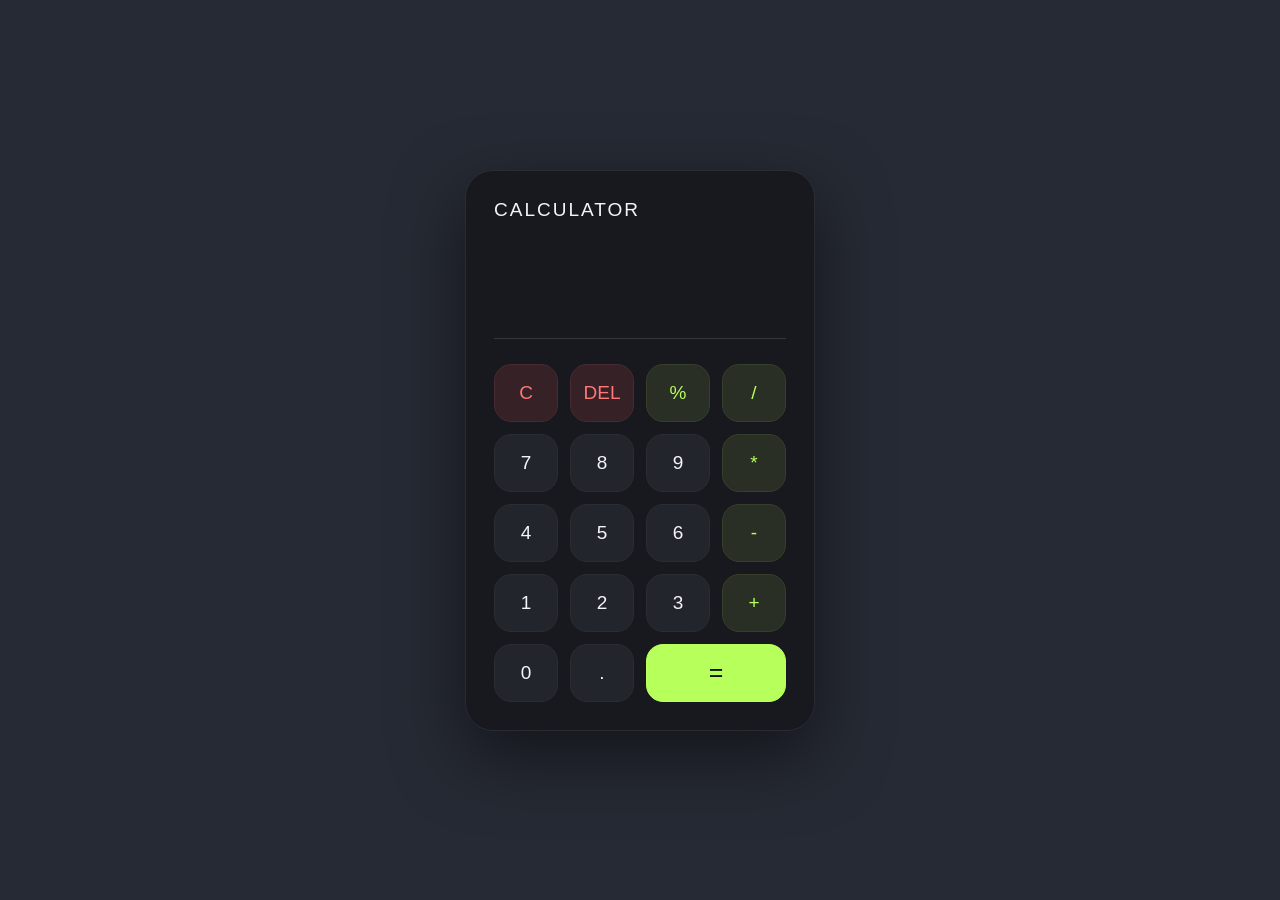
<file: CodeAlpha_Calculator/index.html>
<!DOCTYPE html>
<html lang="en">
<head>
    <meta charset="UTF-8">
    <meta name="viewport" content="width=device-width, initial-scale=1.0">
    <title>CodeAlpha Calculator</title>
    <link rel="stylesheet" href="style.css">
</head>
<body>

    <div class="calculator">
        <h2>Calculator</h2>

        <input type="text" id="display" readonly>

        <div class="buttons">
            <button>C</button>
            <button>DEL</button>
            <button>%</button>
            <button>/</button>

            <button>7</button>
            <button>8</button>
            <button>9</button>
            <button>*</button>

            <button>4</button>
            <button>5</button>
            <button>6</button>
            <button>-</button>

            <button>1</button>
            <button>2</button>
            <button>3</button>
            <button>+</button>

            <button>0</button>
            <button>.</button>
            <button class="equal">=</button>
        </div>
    </div>

    <script src="script.js"></script>
</body>
</html>
</file>
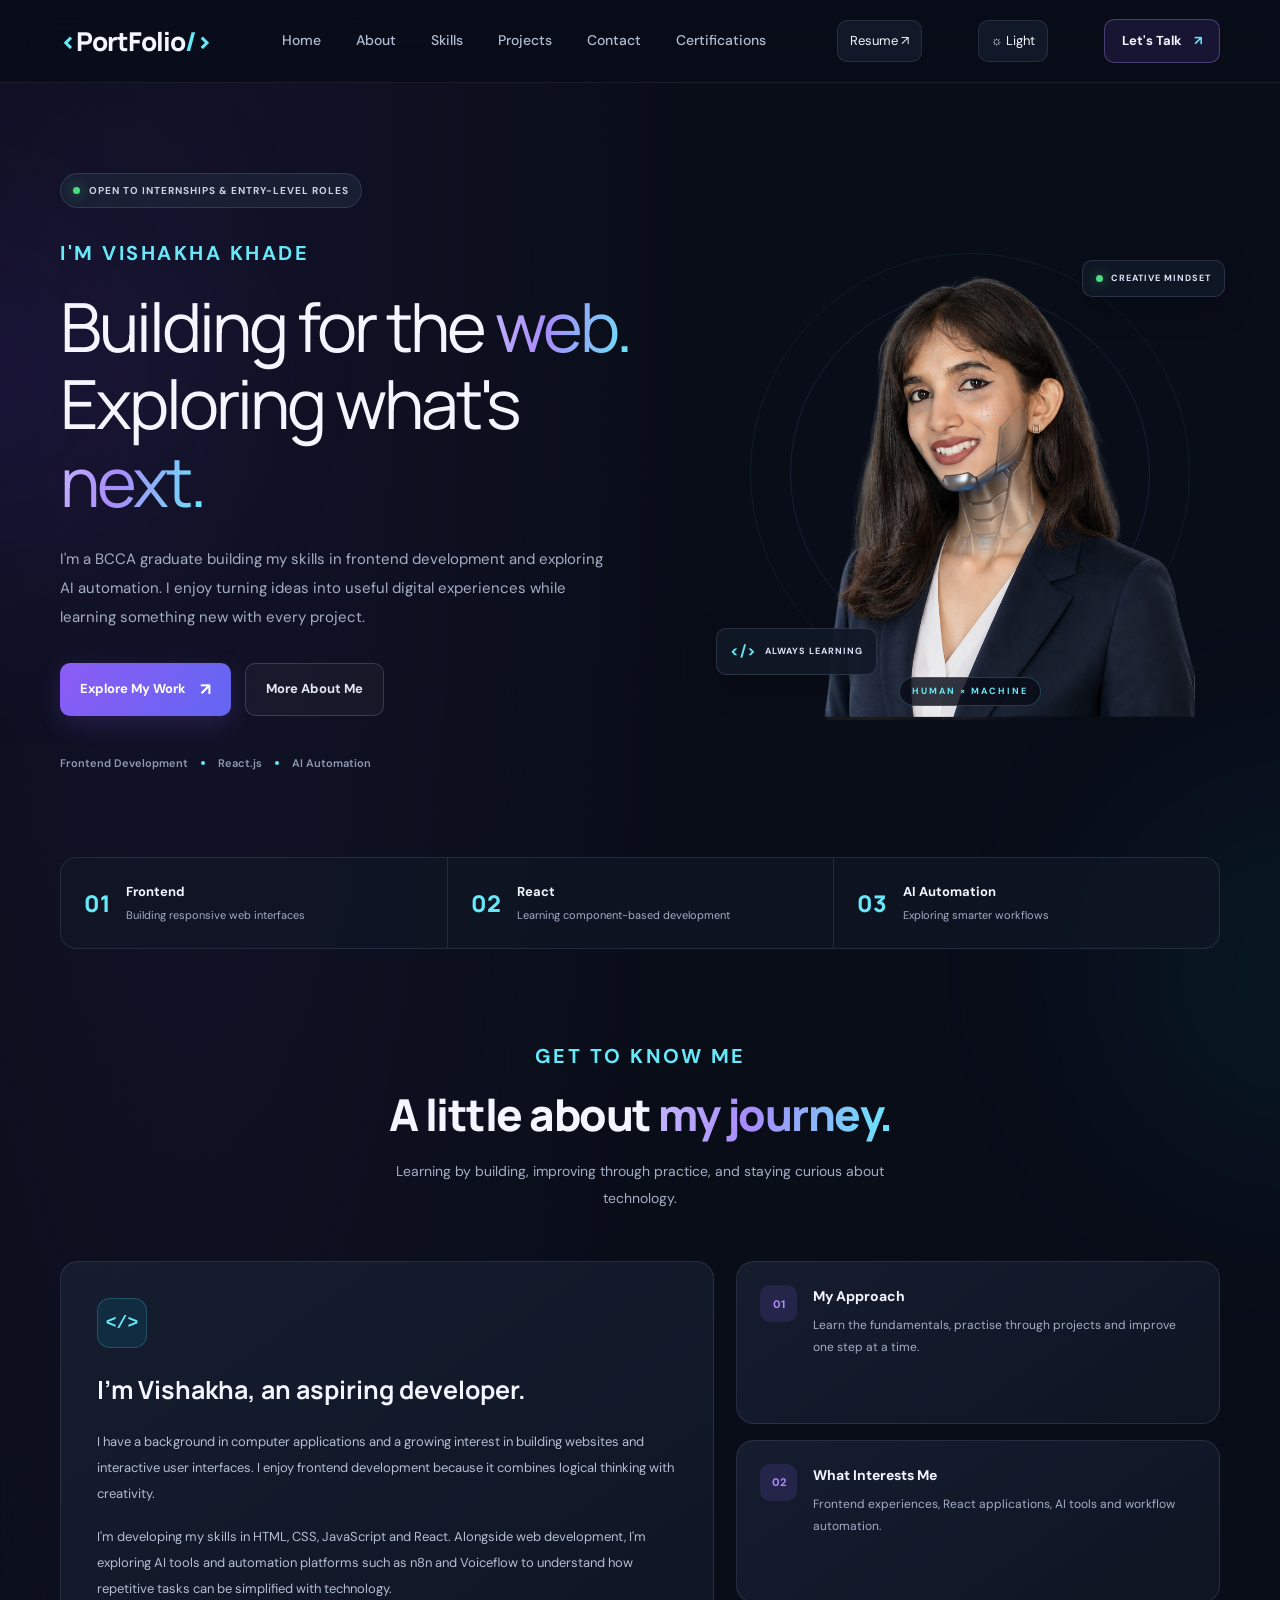
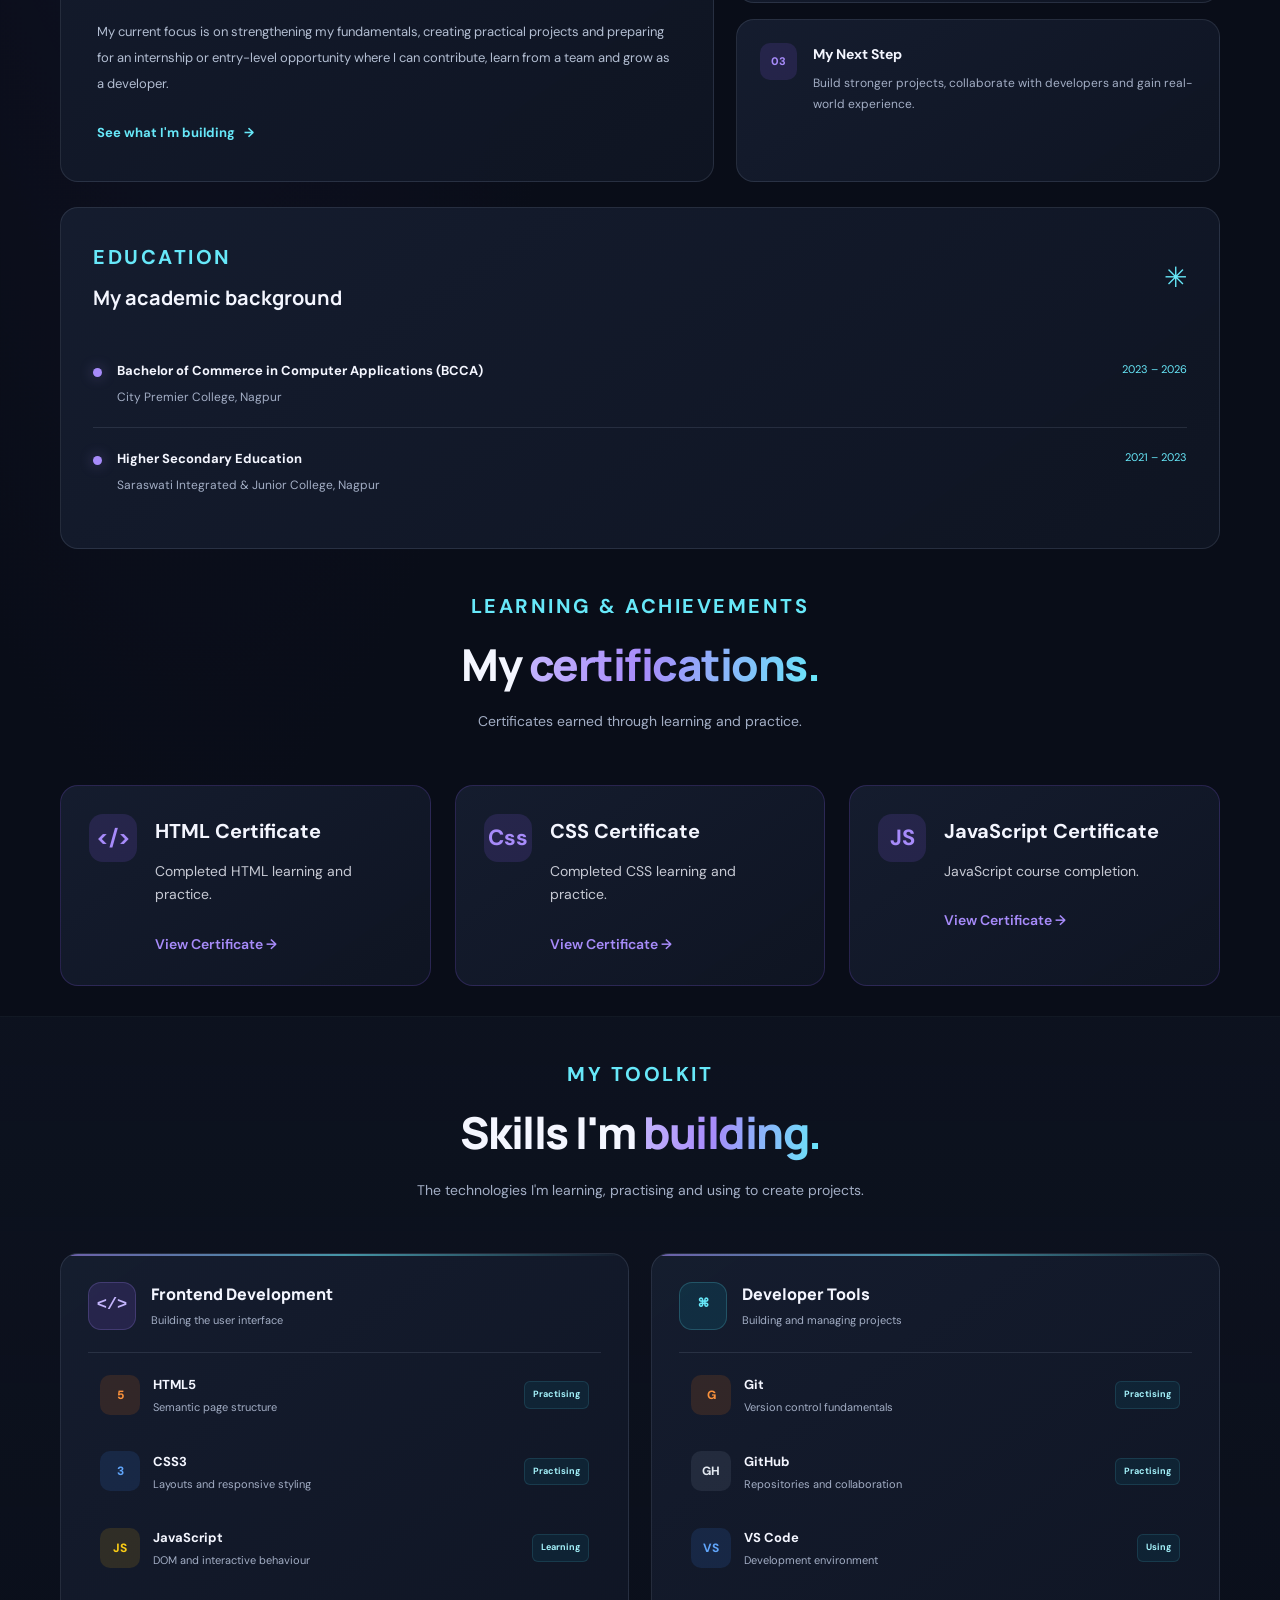
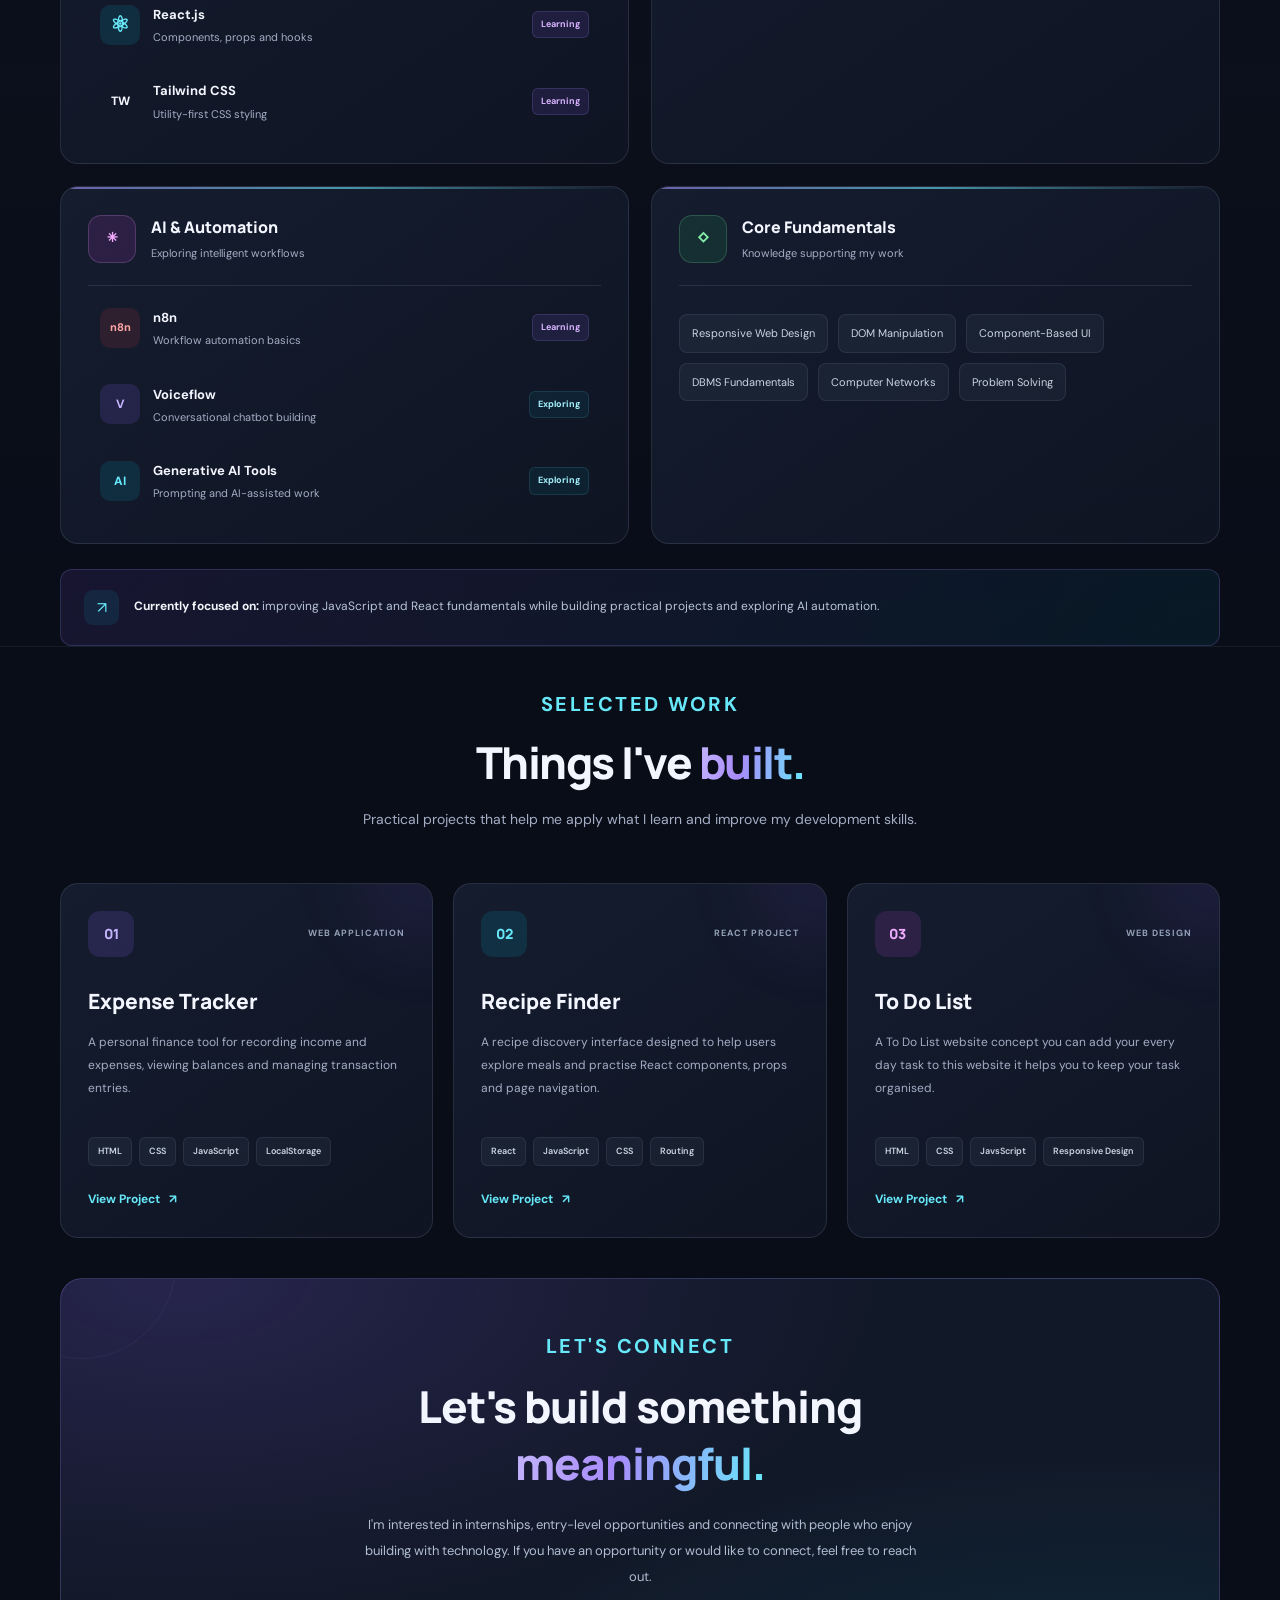
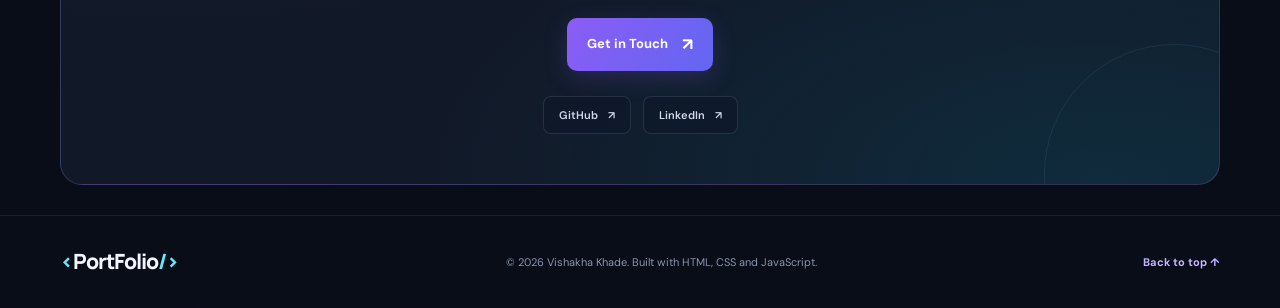
<file: CodeAlpha_Portfolio/index.html>
<!doctype html>
<html lang="en">
  <head>
    <meta charset="UTF-8" />
    <meta name="viewport" content="width=device-width, initial-scale=1.0" />

    <meta
      name="description"
      content="Vishakha Khade's developer portfolio showcasing frontend development, React projects, and AI automation learning."
    />

    <title>Vishakha Khade | Developer Portfolio</title>

    <link rel="preconnect" href="https://fonts.googleapis.com" />
    <link rel="preconnect" href="https://fonts.gstatic.com" crossorigin />

    <link
      href="https://fonts.googleapis.com/css2?family=DM+Sans:wght@400;500;600;700&family=Manrope:wght@400;500;600;700;800&display=swap"
      rel="stylesheet"
    />

    <link rel="stylesheet" href="style.css" />
  </head>
  <audio id="robotSound" src="assets/robotic2.mp3" preload="auto" loop></audio>
  <body>
    <!-- Background -->
    <div class="background-glow glow-one"></div>
    <div class="background-glow glow-two"></div>

    <!-- Navbar -->
    <header class="header">
      <nav class="navbar container">
        <a href="#home" class="logo">
          <span class="logo-bracket">&lt;</span>PortFolio<span class="logo-bracket"
            >/&gt;</span
          >
        </a>

        <ul class="nav-links">
          <li><a href="#home">Home</a></li>
          <li><a href="#about">About</a></li>
          <li><a href="#skills">Skills</a></li>
          <li><a href="#projects">Projects</a></li>
          <li><a href="#contact">Contact</a></li>
          <li><a href="#certifications">Certifications</a></li>
        </ul>

        <a
          href="assets/Vishakha_Khade_New_Resume.pdf"
          class="resume-button"
          target="_blank"
          rel="noopener noreferrer"
        >
          Resume ↗
        </a>
        <button class="theme-toggle" id="themeToggle" type="button">
          ☼ Light
        </button>
        <a href="#contact" class="nav-button">Let's Talk <span>↗</span></a>
      </nav>
    </header>

    <main>
      <!-- Hero -->
      <section class="hero container" id="home">
        <div class="hero-content">
          <div class="availability">
            <span class="status-dot"></span>
            OPEN TO INTERNSHIPS & ENTRY-LEVEL ROLES
          </div>

          <p class="eyebrow">I'M VISHAKHA KHADE</p>

          <h1>
            Building for the
            <span class="gradient-text">web.</span>
            <br />
            Exploring what's
            <span class="gradient-text">next.</span>
          </h1>

          <p class="hero-description">
            I'm a BCCA graduate building my skills in frontend development and
            exploring AI automation. I enjoy turning ideas into useful digital
            experiences while learning something new with every project.
          </p>

          <div class="hero-buttons">
            <a href="#projects" class="button button-primary">
              Explore My Work <span>↗</span>
            </a>

            <a href="#about" class="button button-secondary"> More About Me </a>
          </div>

          <div class="hero-meta">
            <span>Frontend Development</span>
            <span class="meta-divider"></span>
            <span>React.js</span>
            <span class="meta-divider"></span>
            <span>AI Automation</span>
          </div>
        </div>

        <!-- Interactive avatar -->
        <div class="hero-visual">
          <div class="visual-orbit orbit-one"></div>
          <div class="visual-orbit orbit-two"></div>

          <div class="visual-tag tag-top">
            <span class="tag-dot"></span>
            CREATIVE MINDSET
          </div>

          <div class="avatar-container" id="avatarContainer">
            <img
              src="assets/my-profile.png"
              alt="Vishakha's digital avatar"
              class="avatar-image"
            />

            <img
              src="assets/robot.png"
              alt=""
              class="avatar-image robot-image"
              id="robotImage"
            />

            <div class="avatar-label">HUMAN × MACHINE</div>
          </div>

          <div class="visual-tag tag-bottom">
            <span>&lt;/&gt;</span>
            ALWAYS LEARNING
          </div>
        </div>
      </section>

      <!-- Quick Introduction -->
      <section class="intro-strip container">
        <div class="intro-strip-item">
          <span class="strip-number">01</span>
          <div>
            <h3>Frontend</h3>
            <p>Building responsive web interfaces</p>
          </div>
        </div>

        <div class="intro-strip-item">
          <span class="strip-number">02</span>
          <div>
            <h3>React</h3>
            <p>Learning component-based development</p>
          </div>
        </div>

        <div class="intro-strip-item">
          <span class="strip-number">03</span>
          <div>
            <h3>AI Automation</h3>
            <p>Exploring smarter workflows</p>
          </div>
        </div>
      </section>

      <!-- About -->
      <section class="section container" id="about">
        <div class="section-heading">
          <p class="section-label">GET TO KNOW ME</p>
          <h2>A little about <span class="gradient-text">my journey.</span></h2>
          <p class="section-subtitle">
            Learning by building, improving through practice, and staying
            curious about technology.
          </p>
        </div>

        <div class="about-layout">
          <div class="about-main card-surface">
            <div class="about-icon">&lt;/&gt;</div>

            <h3>I'm Vishakha, an aspiring developer.</h3>

            <p>
              I have a background in computer applications and a growing
              interest in building websites and interactive user interfaces. I
              enjoy frontend development because it combines logical thinking
              with creativity.
            </p>

            <p>
              I'm developing my skills in HTML, CSS, JavaScript and React.
              Alongside web development, I'm exploring AI tools and automation
              platforms such as n8n and Voiceflow to understand how repetitive
              tasks can be simplified with technology.
            </p>

            <p>
              My current focus is on strengthening my fundamentals, creating
              practical projects and preparing for an internship or entry-level
              opportunity where I can contribute, learn from a team and grow as
              a developer.
            </p>

            <a href="#projects" class="text-link">
              See what I'm building <span>→</span>
            </a>
          </div>

          <div class="about-side">
            <article class="detail-card card-surface">
              <span class="detail-icon">01</span>
              <div>
                <h4>My Approach</h4>
                <p>
                  Learn the fundamentals, practise through projects and improve
                  one step at a time.
                </p>
              </div>
            </article>

            <article class="detail-card card-surface">
              <span class="detail-icon">02</span>
              <div>
                <h4>What Interests Me</h4>
                <p>
                  Frontend experiences, React applications, AI tools and
                  workflow automation.
                </p>
              </div>
            </article>

            <article class="detail-card card-surface">
              <span class="detail-icon">03</span>
              <div>
                <h4>My Next Step</h4>
                <p>
                  Build stronger projects, collaborate with developers and gain
                  real-world experience.
                </p>
              </div>
            </article>
          </div>
        </div>

        <!-- Education -->
        <div class="education-card card-surface">
          <div class="education-heading">
            <div>
              <p class="section-label">EDUCATION</p>
              <h3>My academic background</h3>
            </div>

            <span class="education-symbol">✳</span>
          </div>

          <div class="education-item">
            <div class="education-marker"></div>

            <div class="education-details">
              <h4>Bachelor of Commerce in Computer Applications (BCCA)</h4>
              <p>City Premier College, Nagpur</p>
            </div>

            <span class="education-date">2023 – 2026</span>
          </div>

          <div class="education-item">
            <div class="education-marker"></div>

            <div class="education-details">
              <h4>Higher Secondary Education</h4>
              <p>Saraswati Integrated & Junior College, Nagpur</p>
            </div>

            <span class="education-date">2021 – 2023</span>
          </div>
        </div>
      </section>

      <!-- Certifications -->

<section class="section container" id="certifications">
    <div class="section-heading">
        <p class="section-label">LEARNING & ACHIEVEMENTS</p>
        <h2>My <span class="gradient-text">certifications.</span></h2>
        <p class="section-subtitle">
            Certificates earned through learning and practice.
        </p>
    </div>

<div class="certifications-grid">

    <!-- HTML Certificate -->
    <article class="certification-card card-surface">
        <div class="certification-icon">&lt;/&gt;</div>
        <div class="certification-content">
            
            <h3>HTML Certificate</h3>
            <p>Completed HTML learning and practice.</p>
            <a href="https://hogwarts-public.roadtocode.org/certificates/ICP-JAN-26/E87-9UH-GNI.pdf"
               target="_blank"
               rel="noopener noreferrer"
               class="text-link">View Certificate →</a>
        </div>
    </article>

    <!-- CSS Certificate -->
    <article class="certification-card card-surface">
        <div class="certification-icon">Css</div>
        <div class="certification-content">
    
            <h3>CSS Certificate</h3>
            <p>Completed CSS learning and practice.</p>
            <a href="https://hogwarts-public.roadtocode.org/certificates/ICP-JAN-26/JCN-W9Z-M55.pdf"
               target="_blank"
               rel="noopener noreferrer"
               class="text-link">View Certificate →</a>
        </div>
    </article>

    <!-- JavaScript Certificate -->
    <article class="certification-card card-surface">
        <div class="certification-icon">JS</div>
        <div class="certification-content">

            <h3>JavaScript Certificate</h3>
            <p>JavaScript course completion.</p>
            <a href="https://hogwarts-public.roadtocode.org/certificates/ICP-JAN-26/M0L-10R-KPN.pdf"
               target="_blank"
               rel="noopener noreferrer"
               class="text-link">View Certificate →</a>
        </div>
    </article>

</div>

</section>

      <!-- Skills -->
      <section class="section skills-section" id="skills">
        <div class="container">
          <div class="section-heading">
            <p class="section-label">MY TOOLKIT</p>

            <h2>Skills I'm <span class="gradient-text">building.</span></h2>

            <p class="section-subtitle">
              The technologies I'm learning, practising and using to create
              projects.
            </p>
          </div>

          <div class="skills-grid">
            <!-- Frontend -->
            <article class="skill-category card-surface">
              <div class="category-heading">
                <div class="category-icon icon-purple">&lt;/&gt;</div>
                <div>
                  <h3>Frontend Development</h3>
                  <p>Building the user interface</p>
                </div>
              </div>

              <div class="skill-list">
                <div class="skill-item">
                  <div class="skill-symbol html-symbol">5</div>
                  <div class="skill-info">
                    <h4>HTML5</h4>
                    <p>Semantic page structure</p>
                  </div>
                  <span class="skill-status">Practising</span>
                </div>

                <div class="skill-item">
                  <div class="skill-symbol css-symbol">3</div>
                  <div class="skill-info">
                    <h4>CSS3</h4>
                    <p>Layouts and responsive styling</p>
                  </div>
                  <span class="skill-status">Practising</span>
                </div>

                <div class="skill-item">
                  <div class="skill-symbol js-symbol">JS</div>
                  <div class="skill-info">
                    <h4>JavaScript</h4>
                    <p>DOM and interactive behaviour</p>
                  </div>
                  <span class="skill-status">Learning</span>
                </div>

                <div class="skill-item">
                  <div class="skill-symbol react-symbol">⚛</div>
                  <div class="skill-info">
                    <h4>React.js</h4>
                    <p>Components, props and hooks</p>
                  </div>
                  <span class="skill-status status-learning">Learning</span>
                </div>

                <div class="skill-item">
                  <div class="skill-symbol">TW</div>
                  <div class="skill-info">
                    <h4>Tailwind CSS</h4>
                    <p>Utility-first CSS styling</p>
                  </div>
                  <span class="skill-status status-learning">Learning</span>
                </div>
              </div>
            </article>

            <!-- Tools -->
            <article class="skill-category card-surface">
              <div class="category-heading">
                <div class="category-icon icon-cyan">⌘</div>
                <div>
                  <h3>Developer Tools</h3>
                  <p>Building and managing projects</p>
                </div>
              </div>

              <div class="skill-list">
                <div class="skill-item">
                  <div class="skill-symbol git-symbol">G</div>
                  <div class="skill-info">
                    <h4>Git</h4>
                    <p>Version control fundamentals</p>
                  </div>
                  <span class="skill-status">Practising</span>
                </div>

                <div class="skill-item">
                  <div class="skill-symbol github-symbol">GH</div>
                  <div class="skill-info">
                    <h4>GitHub</h4>
                    <p>Repositories and collaboration</p>
                  </div>
                  <span class="skill-status">Practising</span>
                </div>

                <div class="skill-item">
                  <div class="skill-symbol vscode-symbol">VS</div>
                  <div class="skill-info">
                    <h4>VS Code</h4>
                    <p>Development environment</p>
                  </div>
                  <span class="skill-status">Using</span>
                </div>
              </div>
            </article>

            <!-- AI Automation -->
            <article class="skill-category card-surface">
              <div class="category-heading">
                <div class="category-icon icon-pink">✳</div>
                <div>
                  <h3>AI & Automation</h3>
                  <p>Exploring intelligent workflows</p>
                </div>
              </div>

              <div class="skill-list">
                <div class="skill-item">
                  <div class="skill-symbol n8n-symbol">n8n</div>
                  <div class="skill-info">
                    <h4>n8n</h4>
                    <p>Workflow automation basics</p>
                  </div>
                  <span class="skill-status status-learning">Learning</span>
                </div>

                <div class="skill-item">
                  <div class="skill-symbol voiceflow-symbol">V</div>
                  <div class="skill-info">
                    <h4>Voiceflow</h4>
                    <p>Conversational chatbot building</p>
                  </div>
                  <span class="skill-status">Exploring</span>
                </div>

                <div class="skill-item">
                  <div class="skill-symbol ai-symbol">AI</div>
                  <div class="skill-info">
                    <h4>Generative AI Tools</h4>
                    <p>Prompting and AI-assisted work</p>
                  </div>
                  <span class="skill-status">Exploring</span>
                </div>
              </div>
            </article>

            <!-- Fundamentals -->
            <article class="skill-category card-surface">
              <div class="category-heading">
                <div class="category-icon icon-green">◇</div>
                <div>
                  <h3>Core Fundamentals</h3>
                  <p>Knowledge supporting my work</p>
                </div>
              </div>

              <div class="fundamentals-list">
                <span>Responsive Web Design</span>
                <span>DOM Manipulation</span>
                <span>Component-Based UI</span>
                <span>DBMS Fundamentals</span>
                <span>Computer Networks</span>
                <span>Problem Solving</span>
              </div>
            </article>
          </div>

          <div class="learning-note">
            <span class="learning-note-icon">↗</span>
            <p>
              <strong>Currently focused on:</strong>
              improving JavaScript and React fundamentals while building
              practical projects and exploring AI automation.
            </p>
          </div>
        </div>
      </section>

      <!-- Projects -->
      <section class="section container" id="projects">
        <div class="section-heading">
          <p class="section-label">SELECTED WORK</p>

          <h2>Things I've <span class="gradient-text">built.</span></h2>

          <p class="section-subtitle">
            Practical projects that help me apply what I learn and improve my
            development skills.
          </p>
        </div>

        <div class="projects-grid">
          <article class="project-card card-surface">
            <div class="project-top">
              <div class="project-icon project-purple">01</div>
              <span class="project-type">WEB APPLICATION</span>
            </div>

            <h3>Expense Tracker</h3>

            <p>
              A personal finance tool for recording income and expenses, viewing
              balances and managing transaction entries.
            </p>

            <div class="project-tags">
              <span>HTML</span>
              <span>CSS</span>
              <span>JavaScript</span>
              <span>LocalStorage</span>
            </div>

            <a
              href="https://project-expense-track.netlify.app/"
              class="project-link"
              data-project="expense-tracker"
            >
              View Project <span>↗</span>
            </a>
          </article>

          <article class="project-card card-surface">
            <div class="project-top">
              <div class="project-icon project-cyan">02</div>
              <span class="project-type">REACT PROJECT</span>
            </div>

            <h3>Recipe Finder</h3>

            <p>
              A recipe discovery interface designed to help users explore meals
              and practise React components, props and page navigation.
            </p>

            <div class="project-tags">
              <span>React</span>
              <span>JavaScript</span>
              <span>CSS</span>
              <span>Routing</span>
            </div>

            <a href="" class="project-link" data-project="recipe-finder">
              View Project <span>↗</span>
            </a>
          </article>

          <article class="project-card card-surface">
            <div class="project-top">
              <div class="project-icon project-pink">03</div>
              <span class="project-type">WEB DESIGN</span>
            </div>

            <h3>To Do List</h3>

            <p>
              A To Do List website concept you can add your every day task to
              this website it helps you to keep your task organised.
            </p>

            <div class="project-tags">
              <span>HTML</span>
              <span>CSS</span>
              <span>JavsScript</span>
              <span>Responsive Design</span>
            </div>

            <a
              href="https://to-do-list-with-js.netlify.app/"
              class="project-link"
              data-project="travel-website"
            >
              View Project <span>↗</span>
            </a>
          </article>
        </div>
      </section>

      <!-- Contact -->
      <section class="section container" id="contact">
        <div class="contact-card">
          <div class="contact-decoration decoration-one"></div>
          <div class="contact-decoration decoration-two"></div>

          <div class="contact-content">
            <p class="section-label">LET'S CONNECT</p>

            <h2>
              Let's build something
              <span class="gradient-text">meaningful.</span>
            </h2>

            <p class="contact-description">
              I'm interested in internships, entry-level opportunities and
              connecting with people who enjoy building with technology. If you
              have an opportunity or would like to connect, feel free to reach
              out.
            </p>

            <!-- Replace this email with your actual email -->
            <a
              href="mailto:vishakhakhade24@gmail.com"
              class="button button-primary contact-button"
            >
              Get in Touch <span>↗</span>
            </a>

            <div class="contact-socials">
              <a
                href="https://github.com/vishakha-khade"
                target="_blank"
                rel="noopener noreferrer"
              >
                GitHub <span>↗</span>
              </a>

              <a
                href="https://www.linkedin.com/in/vishakha-khade-505369291/?isSelfProfile=true"
                target="_blank"
                rel="noopener noreferrer"
              >
                LinkedIn <span>↗</span>
              </a>
            </div>
          </div>
        </div>
      </section>
    </main>

    <!-- Footer -->
    <footer class="footer">
      <div class="container footer-content">
        <a href="#home" class="logo">
          <span class="logo-bracket">&lt;</span>PortFolio<span class="logo-bracket"
            >/&gt;</span
          >
        </a>

        <p>
          Designed and built by Vishakha Khade. Learning something new every
          day.
        </p>

        <a href="#home" class="back-to-top">Back to top ↑</a>
      </div>
    </footer>

    <script>
      document.getElementById("currentYear").textContent =
        new Date().getFullYear();
    </script>

    <script src="script.js"></script>
  </body>
</html>
</file>
<file: CodeAlpha_Calculator/style.css>
* {
    margin: 0;
    padding: 0;
    box-sizing: border-box;
}

body {
    font-family: "Segoe UI", sans-serif;
    background: #262a34;
    min-height: 100vh;
    display: flex;
    justify-content: center;
    align-items: center;
    padding: 20px;
}

.calculator {
    width: 350px;
    padding: 28px;
    background: #17191e;
    border: 1px solid #292c33;
    border-radius: 28px;
    box-shadow: 0 25px 70px rgba(0, 0, 0, 0.5);
}

h2 {
    color: #f2f4f7;
    font-size: 19px;
    font-weight: 500;
    letter-spacing: 2px;
    text-transform: uppercase;
    text-align: left;
    margin-bottom: 28px;
}

#display {
    width: 100%;
    height: 90px;
    margin-bottom: 25px;
    padding: 15px 5px;
    background: transparent;
    border: none;
    border-bottom: 1px solid #343740;
    outline: none;
    color: #b7ff5a;
    font-size: 38px;
    font-weight: 400;
    text-align: right;
}

.buttons {
    display: grid;
    grid-template-columns: repeat(4, 1fr);
    gap: 12px;
}

button {
    height: 58px;
    border: 1px solid #292c33;
    border-radius: 17px;
    background: #22252c;
    color: #f4f5f7;
    font-size: 19px;
    font-weight: 500;
    cursor: pointer;
    transition: background 0.2s, transform 0.2s, box-shadow 0.2s;
}

button:hover {
    background: #30343d;
    transform: translateY(-2px);
}

button:active {
    transform: scale(0.94);
}

button:first-child,
button:nth-child(2) {
    background: #352126;
    color: #ff7777;
    border-color: #492a31;
}

button:first-child:hover,
button:nth-child(2):hover {
    background: #4a2931;
}

button:nth-child(3),
button:nth-child(4),
button:nth-child(8),
button:nth-child(12),
button:nth-child(16) {
    background: #292f24;
    color: #b7ff5a;
    border-color: #353f2b;
}

button:nth-child(3):hover,
button:nth-child(4):hover,
button:nth-child(8):hover,
button:nth-child(12):hover,
button:nth-child(16):hover {
    background: #38452b;
    box-shadow: 0 0 12px rgba(183, 255, 90, 0.08);
}

.equal {
    grid-column: span 2;
    background: #b7ff5a;
    color: #11150b;
    border-color: #b7ff5a;
    font-size: 25px;
}

.equal:hover {
    background: #c8ff82;
    box-shadow: 0 0 20px rgba(183, 255, 90, 0.2);
}

@media (max-width: 380px) {
    .calculator {
        width: 100%;
        padding: 20px;
    }

    button {
        height: 52px;
    }
}
</file>
<file: CodeAlpha_Portfolio/style.css>
:root {
  --background: #090d18;
  --surface: #111827;
  --surface-light: #171f32;

  --text: #f4f6ff;
  --muted: #a3aec5;

  --purple: #a78bfa;
  --purple-bright: #8b5cf6;
  --cyan: #67e8f9;

  --border: rgba(148, 163, 184, 0.16);
  --border-hover: rgba(167, 139, 250, 0.65);

  --radius: 18px;
  --transition: 0.3s ease;
}

/* RESET */

* {
  margin: 0;
  padding: 0;
  box-sizing: border-box;
}

html {
  scroll-behavior: smooth;
  scroll-padding-top: 100px;
}

body {
  min-height: 100vh;
  overflow-x: hidden;

  font-family: "DM Sans", sans-serif;
  line-height: 1.7;

  color: var(--text);
  background:
    radial-gradient(
      ellipse at 15% 5%,
      rgba(88, 56, 160, 0.12),
      transparent 32%
    ),
    var(--background);
}

body,
button,
a {
  -webkit-tap-highlight-color: transparent;
}

a {
  color: inherit;
  text-decoration: none;
}

button,
input,
textarea {
  font: inherit;
}

ul {
  list-style: none;
}

img {
  display: block;
  max-width: 100%;
}

::selection {
  color: white;
  background: rgba(139, 92, 246, 0.65);
}

.container {
  width: min(1160px, calc(100% - 48px));
  margin-inline: auto;
}

/* BACKGROUND EFFECTS */

.background-glow {
  position: absolute;
  z-index: -1;

  width: 350px;
  height: 350px;

  border-radius: 50%;
  filter: blur(110px);

  pointer-events: none;
}

.glow-one {
  top: 200px;
  left: -200px;
  background: rgba(124, 58, 237, 0.12);
}

.glow-two {
  top: 800px;
  right: -200px;
  background: rgba(6, 182, 212, 0.08);
}

/* NAVBAR */

.header {
  position: sticky;
  top: 0;
  z-index: 100;

  background: rgba(9, 13, 24, 0.88);
  backdrop-filter: blur(20px);
  -webkit-backdrop-filter: blur(20px);

  border-bottom: 1px solid rgba(255, 255, 255, 0.07);
}

.navbar {
  min-height: 82px;

  display: flex;
  align-items: center;
  justify-content: space-between;

  gap: 25px;
}

.logo {
  flex-shrink: 0;

  font-family: "Manrope", sans-serif;
  font-size: 26px;
  font-weight: 800;
  letter-spacing: -1px;
}

.logo-bracket {
  color: var(--cyan);
}

.nav-links {
  display: flex;
  align-items: center;
  gap: 7px;
}

.nav-links a {
  display: inline-block;

  padding: 9px 13px;

  font-size: 14px;
  font-weight: 500;
  color: #b2bdd2;

  border: 1px solid transparent;
  border-radius: 9px;

  transition:
    color var(--transition),
    background var(--transition),
    border-color var(--transition);
}

.nav-links a:hover {
  color: white;
  background: rgba(139, 92, 246, 0.18);
  border-color: rgba(167, 139, 250, 0.25);
}

.nav-button {
  display: inline-flex;
  align-items: center;
  gap: 12px;

  padding: 10px 17px;

  font-size: 13px;
  font-weight: 700;

  border: 1px solid rgba(167, 139, 250, 0.35);
  border-radius: 10px;

  background: rgba(139, 92, 246, 0.12);

  transition: var(--transition);
}

.nav-button span {
  color: var(--cyan);
}

.nav-button:hover {
  background: rgba(139, 92, 246, 0.28);
  border-color: var(--purple);
  transform: translateY(-2px);
}

/* HERO */

.hero {
  min-height: 650px;
  padding-top: 90px;
  padding-bottom: 85px;

  display: grid;
  grid-template-columns: 1.1fr 0.9fr;
  align-items: center;

  gap: 50px;
}

.hero-content {
  max-width: 650px;
}

.availability {
  display: inline-flex;
  align-items: center;
  gap: 9px;

  padding: 8px 12px;
  margin-bottom: 28px;

  font-size: 10px;
  font-weight: 700;
  letter-spacing: 1px;

  color: #cbd5e1;

  background: rgba(30, 41, 59, 0.65);
  border: 1px solid rgba(148, 163, 184, 0.19);
  border-radius: 30px;
}

.status-dot,
.tag-dot {
  width: 7px;
  height: 7px;
  flex-shrink: 0;

  border-radius: 50%;
  background: #4ade80;

  box-shadow: 0 0 12px rgba(74, 222, 128, 0.6);
}

.eyebrow,
.section-label {
  color: var(--cyan);

  font-size: 20px;
  font-weight: 700;
  letter-spacing: 2.5px;
}

.hero h1 {
  margin-top: 18px;

  font-family: "Manrope", sans-serif;
  font-size: clamp(43px, 5.3vw, 69px);
  font-weight: 400;

  line-height: 1.14;
  letter-spacing: -3px;
}

.gradient-text {
  color: var(--purple);

  background: linear-gradient(100deg, #c4b5fd 0%, #a78bfa 40%, #67e8f9 100%);

  -webkit-background-clip: text;
  background-clip: text;
  -webkit-text-fill-color: transparent;
}

.hero-description {
  max-width: 550px;
  margin-top: 25px;

  color: var(--muted);
  font-size: 15px;
  line-height: 1.95;
}

.hero-buttons {
  display: flex;
  flex-wrap: wrap;
  gap: 14px;

  margin-top: 30px;
}

.button {
  min-height: 48px;

  display: inline-flex;
  align-items: center;
  justify-content: center;
  gap: 14px;

  padding: 12px 20px;

  font-size: 13px;
  font-weight: 700;

  border-radius: 10px;

  transition:
    transform var(--transition),
    box-shadow var(--transition),
    background var(--transition),
    border-color var(--transition);
}

.button-primary {
  color: white;

  background: linear-gradient(120deg, #8b5cf6, #6366f1);

  box-shadow: 0 7px 24px rgba(139, 92, 246, 0.2);
}

.button-primary:hover {
  transform: translateY(-3px);
  box-shadow: 0 12px 32px rgba(139, 92, 246, 0.38);
}

.button-primary span {
  font-size: 17px;
}

.button-secondary {
  color: #e2e8f0;

  background: rgba(255, 255, 255, 0.035);
  border: 1px solid rgba(148, 163, 184, 0.25);
}

.button-secondary:hover {
  color: white;
  background: rgba(139, 92, 246, 0.16);
  border-color: var(--purple);
  transform: translateY(-3px);
}

.hero-meta {
  display: flex;
  flex-wrap: wrap;
  align-items: center;
  gap: 13px;

  margin-top: 38px;

  color: #8f9bb3;
  font-size: 11px;
  font-weight: 600;
}

.meta-divider {
  width: 4px;
  height: 4px;

  border-radius: 50%;
  background: var(--cyan);
}

/* HERO AVATAR */

.hero-visual {
  position: relative;
  isolation: isolate;

  display: flex;
  align-items: center;
  justify-content: center;

  min-width: 0;
  min-height: 440px;
}

.avatar-container {
  position: relative;
  z-index: 2;

  width: min(450px, 100%);
  margin: auto;

  overflow: hidden;
  cursor: none;
}

.avatar-image {
  display: block;
  width: 100%;
  height: auto;

}
.avatar-container {
  position: relative;
  overflow: hidden;
  isolation: isolate;
}
/* One-time scanning line */
.avatar-container::after {
  content: "";
  position: absolute;
  top: 0;
  left: 0;
  width: 100%;
  height: 5px;
  background: #22d3ee;
  box-shadow:
    0 0 10px #22d3ee,
    0 0 22px #8b5cf6;
  opacity: 0;
  pointer-events: none;
  z-index: 10;
}

.avatar-container.scanning::after {
  animation: scanOnce 1.8s ease-in-out forwards;
}

@keyframes scanOnce {
  0% {
    top: 0;
    opacity: 1;
  }
  25% {
    top: 35%;
    opacity: 1;
  }
  45% {
    top: 35%;
    opacity: 1;
  }
  100% {
    top: 100%;
    opacity: 0;
  }
}

/* Robot image temporarily during scanning */
.avatar-container .robot-image {
  opacity: 1;
  -webkit-mask-image: radial-gradient(
    circle 90px at var(--x, -200px) var(--y, -200px),
    black 0%,
    transparent 100%
  );
  mask-image: radial-gradient(
    circle 90px at var(--x, -200px) var(--y, -200px),
    black 0%,
    transparent 100%
  );
}

/* One-time scan line */
.avatar-container::after {
  content: "";
  position: absolute;
  top: 0;
  left: 0;
  width: 100%;
  height: 3px;
  background: #22d3ee;
  box-shadow:
    0 0 10px #22d3ee,
    0 0 22px #8b5cf6;
  opacity: 0;
  pointer-events: none;
  z-index: 10;
}

.avatar-container.scanning::after {
  animation: scanOnce 1.8s ease-in-out forwards;
}

@keyframes scanOnce {
  0% {
    top: 0;
    opacity: 1;
  }
  25% {
    top: 35%;
    opacity: 1;
  }
  45% {
    top: 35%;
    opacity: 1;
  }
  100% {
    top: 100%;
    opacity: 0;
  }
}

/* Robot becomes more visible only during the scan */
.avatar-container.scanning .robot-image {
  animation: robotFade 1.8s ease-in-out forwards;
}

@keyframes robotFade {
  0%,
  100% {
    opacity: 1;
  }
  15%,
  75% {
    opacity: 1;
  }
}

@keyframes scanLine {
  0% {
    top: 0;
    opacity: 0;
  }
  10% {
    opacity: 1;
  }
  90% {
    opacity: 1;
  }
  100% {
    top: 100%;
    opacity: 0;
  }
}

.robot-image {
  position: absolute;
  inset: 0;

  width: 100%;
  height: 100%;

  object-fit: contain;
  pointer-events: none;

  --x: 50%;
  --y: 50%;

  mask-image: radial-gradient(
    circle 85px at var(--x) var(--y),
    black 0%,
    rgba(0, 0, 0, 0.88) 35%,
    rgba(0, 0, 0, 0.45) 65%,
    transparent 100%
  );

  -webkit-mask-image: radial-gradient(
    circle 85px at var(--x) var(--y),
    black 0%,
    rgba(0, 0, 0, 0.88) 35%,
    rgba(0, 0, 0, 0.45) 65%,
    transparent 100%
  );
}

.avatar-label {
  position: absolute;
  bottom: 14px;
  left: 50%;

  transform: translateX(-50%);

  z-index: 3;

  padding: 6px 12px;

  color: var(--cyan);
  background: rgba(9, 13, 24, 0.82);
  border: 1px solid rgba(103, 232, 249, 0.22);
  border-radius: 30px;

  font-size: 9px;
  font-weight: 700;
  letter-spacing: 2px;

  white-space: nowrap;
  pointer-events: none;
}

.visual-orbit {
  position: absolute;
  z-index: -1;

  border: 1px solid rgba(167, 139, 250, 0.12);
  border-radius: 50%;

  pointer-events: none;
}

.orbit-one {
  width: 360px;
  height: 360px;
}

.orbit-two {
  width: 440px;
  height: 440px;

  border-color: rgba(103, 232, 249, 0.07);
}

.visual-tag {
  position: absolute;
  z-index: 4;

  display: flex;
  align-items: center;
  gap: 8px;

  padding: 10px 13px;

  color: #dce5f8;
  background: rgba(17, 24, 39, 0.92);
  border: 1px solid rgba(148, 163, 184, 0.2);
  border-radius: 10px;

  font-size: 9px;
  font-weight: 700;
  letter-spacing: 1px;

  box-shadow: 0 10px 30px rgba(0, 0, 0, 0.25);
}

.tag-top {
  top: 35px;
  right: -5px;
}

.tag-bottom {
  bottom: 45px;
  left: -5px;
}

.tag-bottom span {
  color: var(--cyan);
  font-size: 15px;
}

/* INTRO STRIP */

.intro-strip {
  display: grid;
  grid-template-columns: repeat(3, 1fr);

  margin-bottom: 50px;

  background: rgba(17, 24, 39, 0.66);
  border: 1px solid var(--border);
  border-radius: 16px;
}

.intro-strip-item {
  display: flex;
  align-items: center;
  gap: 16px;

  padding: 23px;
}

.intro-strip-item + .intro-strip-item {
  border-left: 1px solid var(--border);
}

.strip-number {
  color: var(--cyan);

  font-family: "Manrope", sans-serif;
  font-size: 23px;
  font-weight: 800;
}

.intro-strip-item h3 {
  font-size: 13px;
  font-weight: 700;
}

.intro-strip-item p {
  margin-top: 3px;

  color: var(--muted);
  font-size: 11px;
}

/* SHARED SECTION STYLING */

.section {
  padding-top: 40px;
  
}

.section-heading {
  max-width: 680px;
  margin: 0 auto 50px;

  text-align: center;
}

.section-heading .section-label {
  margin-bottom: 13px;
}

.section-heading h2 {
  font-family: "Manrope", sans-serif;
  font-size: clamp(31px, 4vw, 44px);
  font-weight: 800;
  line-height: 1.3;
  letter-spacing: -1.5px;
}

.section-subtitle {
  max-width: 560px;
  margin: 15px auto 0;

  color: var(--muted);
  font-size: 14px;
  line-height: 1.9;
}

.card-surface {
  background: linear-gradient(
    145deg,
    rgba(22, 30, 48, 0.94),
    rgba(15, 21, 35, 0.97)
  );

  border: 1px solid var(--border);
  border-radius: var(--radius);

  transition:
    transform var(--transition),
    background var(--transition),
    border-color var(--transition),
    box-shadow var(--transition);
}

.card-surface:hover {
  background: linear-gradient(
    145deg,
    rgba(39, 35, 69, 0.98),
    rgba(17, 35, 51, 0.98)
  );

  border-color: var(--border-hover);

  box-shadow:
    0 18px 45px rgba(0, 0, 0, 0.22),
    0 0 30px rgba(139, 92, 246, 0.07);
}

/* ABOUT */

.about-layout {
  display: grid;
  grid-template-columns: 1.15fr 0.85fr;
  gap: 22px;

  align-items: stretch;
}

.about-main {
  padding: 36px;
}

.about-icon {
  width: 50px;
  height: 50px;

  display: flex;
  align-items: center;
  justify-content: center;

  margin-bottom: 24px;

  color: var(--cyan);
  background: rgba(6, 182, 212, 0.11);
  border: 1px solid rgba(103, 232, 249, 0.2);
  border-radius: 13px;

  font-family: monospace;
  font-size: 18px;
  font-weight: 700;
}

.about-main h3 {
  margin-bottom: 20px;

  font-family: "Manrope", sans-serif;
  font-size: 25px;
  line-height: 1.45;
}

.about-main p {
  margin-bottom: 17px;

  color: #b3bed2;
  font-size: 13px;
  line-height: 2;
}

.text-link {
  display: inline-flex;
  align-items: center;
  gap: 9px;

  margin-top: 8px;

  color: var(--cyan);
  font-size: 13px;
  font-weight: 700;

  transition:
    gap var(--transition),
    color var(--transition);
}

.text-link:hover {
  gap: 15px;
  color: #c4b5fd;
}

.about-side {
  display: flex;
  flex-direction: column;
  gap: 16px;
}

.detail-card {
  display: flex;
  align-items: flex-start;
  gap: 16px;

  padding: 23px;
  flex: 1;
}

.detail-icon {
  width: 37px;
  height: 37px;
  flex-shrink: 0;

  display: flex;
  align-items: center;
  justify-content: center;

  color: var(--purple);
  background: rgba(139, 92, 246, 0.14);
  border-radius: 10px;

  font-size: 11px;
  font-weight: 800;
}

.detail-card h4 {
  margin-bottom: 6px;
  font-size: 14px;
}

.detail-card p {
  color: var(--muted);
  font-size: 12px;
  line-height: 1.8;
}

/* EDUCATION */

.education-card {
  margin-top: 25px;
  padding: 32px;
}

.education-heading {
  display: flex;
  justify-content: space-between;
  align-items: center;

  margin-bottom: 25px;
}

.education-heading h3 {
  margin-top: 7px;

  font-family: "Manrope", sans-serif;
  font-size: 20px;
}

.education-symbol {
  color: var(--cyan);
  font-size: 28px;
}

.education-item {
  display: flex;
  align-items: flex-start;
  gap: 15px;

  padding: 20px 0;
}

.education-item + .education-item {
  border-top: 1px solid var(--border);
}

.education-marker {
  width: 9px;
  height: 9px;
  flex-shrink: 0;

  margin-top: 8px;

  border-radius: 50%;
  background: var(--purple);
  box-shadow: 0 0 14px rgba(167, 139, 250, 0.4);
}

.education-details {
  flex: 1;
}

.education-details h4 {
  font-size: 13px;
  font-weight: 700;
}

.education-details p {
  margin-top: 5px;

  color: var(--muted);
  font-size: 12px;
}

.education-date {
  color: var(--cyan);
  font-size: 11px;
  white-space: nowrap;
}

/* SKILLS SECTION */

.skills-section {
  position: relative;

  background: linear-gradient(
    180deg,
    rgba(17, 24, 39, 0.45),
    rgba(9, 13, 24, 0.1)
  );

  border-top: 1px solid rgba(148, 163, 184, 0.07);
  border-bottom: 1px solid rgba(148, 163, 184, 0.07);
}

.skills-grid {
  display: grid;
  grid-template-columns: repeat(2, minmax(0, 1fr));
  gap: 22px;
}

.skill-category {
  position: relative;
  overflow: hidden;

  padding: 27px;
}

.skill-category::before {
  content: "";

  position: absolute;
  top: 0;
  left: 0;

  width: 100%;
  height: 2px;

  opacity: 0.6;

  background: linear-gradient(90deg, var(--purple), var(--cyan), transparent);

  transition: opacity var(--transition);
}

.skill-category:hover::before {
  opacity: 1;
}

.skill-category:hover {
  transform: translateY(-4px);
}

.category-heading {
  display: flex;
  align-items: center;
  gap: 15px;

  padding-bottom: 22px;
  margin-bottom: 7px;

  border-bottom: 1px solid var(--border);
}

.category-icon {
  width: 48px;
  height: 48px;
  flex-shrink: 0;

  display: flex;
  align-items: center;
  justify-content: center;

  border: 1px solid transparent;
  border-radius: 13px;

  font-family: monospace;
  font-size: 17px;
  font-weight: 800;
}

.icon-purple {
  color: #c4b5fd;
  background: rgba(139, 92, 246, 0.15);
  border-color: rgba(167, 139, 250, 0.22);
}

.icon-cyan {
  color: #67e8f9;
  background: rgba(6, 182, 212, 0.12);
  border-color: rgba(103, 232, 249, 0.2);
}

.icon-pink {
  color: #f0abfc;
  background: rgba(217, 70, 239, 0.12);
  border-color: rgba(240, 171, 252, 0.2);
}

.icon-green {
  color: #86efac;
  background: rgba(34, 197, 94, 0.12);
  border-color: rgba(134, 239, 172, 0.2);
}

.category-heading h3 {
  font-family: "Manrope", sans-serif;
  font-size: 16px;
  font-weight: 800;
}

.category-heading p {
  margin-top: 3px;

  color: var(--muted);
  font-size: 11px;
}

.skill-list {
  display: flex;
  flex-direction: column;
  gap: 7px;
}

.skill-item {
  display: flex;
  align-items: center;
  gap: 13px;

  padding: 13px 11px;

  border: 1px solid transparent;
  border-radius: 11px;

  transition:
    background var(--transition),
    border-color var(--transition),
    transform var(--transition);
}

.skill-item:hover {
  background: rgba(139, 92, 246, 0.13);
  border-color: rgba(167, 139, 250, 0.25);
  transform: translateX(3px);
}

.skill-symbol {
  width: 40px;
  height: 40px;
  flex-shrink: 0;

  display: flex;
  align-items: center;
  justify-content: center;

  border-radius: 10px;

  font-size: 12px;
  font-weight: 800;
}

.html-symbol {
  color: #fb923c;
  background: rgba(249, 115, 22, 0.13);
}

.css-symbol {
  color: #60a5fa;
  background: rgba(59, 130, 246, 0.13);
}

.js-symbol {
  color: #facc15;
  background: rgba(234, 179, 8, 0.13);
}

.react-symbol {
  color: #67e8f9;
  background: rgba(6, 182, 212, 0.13);
  font-size: 22px;
}

.git-symbol {
  color: #fb923c;
  background: rgba(249, 115, 22, 0.13);
}

.github-symbol {
  color: #e2e8f0;
  background: rgba(148, 163, 184, 0.12);
}

.vscode-symbol {
  color: #60a5fa;
  background: rgba(59, 130, 246, 0.13);
}

.n8n-symbol {
  color: #fca5a5;
  background: rgba(239, 68, 68, 0.12);
  font-size: 11px;
}

.voiceflow-symbol {
  color: #c4b5fd;
  background: rgba(139, 92, 246, 0.15);
}

.ai-symbol {
  color: #67e8f9;
  background: rgba(6, 182, 212, 0.13);
}

.skill-info {
  min-width: 0;
  flex: 1;
}

.skill-info h4 {
  font-size: 13px;
  font-weight: 700;
}

.skill-info p {
  margin-top: 3px;

  color: var(--muted);
  font-size: 11px;
  line-height: 1.5;
}

.skill-status {
  flex-shrink: 0;

  padding: 5px 8px;

  color: #a5f3fc;
  background: rgba(6, 182, 212, 0.08);
  border: 1px solid rgba(103, 232, 249, 0.12);
  border-radius: 6px;

  font-size: 9px;
  font-weight: 700;
}

.status-learning {
  color: #d8b4fe;
  background: rgba(139, 92, 246, 0.12);
  border-color: rgba(167, 139, 250, 0.18);
}

/* CORE FUNDAMENTALS */

.fundamentals-list {
  display: flex;
  flex-wrap: wrap;
  gap: 10px;

  padding-top: 21px;
}

.fundamentals-list span {
  padding: 9px 12px;

  color: #cbd5e1;
  background: rgba(148, 163, 184, 0.07);
  border: 1px solid rgba(148, 163, 184, 0.13);
  border-radius: 8px;

  font-size: 11px;

  transition: var(--transition);
}

.fundamentals-list span:hover {
  color: white;
  background: rgba(139, 92, 246, 0.2);
  border-color: rgba(167, 139, 250, 0.45);
}

.learning-note {
  display: flex;
  align-items: center;
  gap: 15px;

  margin-top: 25px;
  padding: 20px 23px;

  background: linear-gradient(
    110deg,
    rgba(139, 92, 246, 0.11),
    rgba(6, 182, 212, 0.07)
  );

  border: 1px solid rgba(167, 139, 250, 0.2);
  border-radius: 12px;
}

.learning-note-icon {
  width: 35px;
  height: 35px;
  flex-shrink: 0;

  display: flex;
  align-items: center;
  justify-content: center;

  color: var(--cyan);
  background: rgba(6, 182, 212, 0.1);
  border-radius: 9px;
}

.learning-note p {
  color: #b8c4d9;
  font-size: 12px;
  line-height: 1.8;
}

.learning-note strong {
  color: #f1f5f9;
}

/* PROJECTS */

.projects-grid {
  display: grid;
  grid-template-columns: repeat(3, minmax(0, 1fr));
  gap: 20px;
}

.project-card {
  position: relative;
  overflow: hidden;

  display: flex;
  flex-direction: column;

  min-height: 355px;
  padding: 27px;
}

.project-card::after {
  content: "";

  position: absolute;
  right: -60px;
  top: -70px;

  width: 140px;
  height: 140px;

  background: rgba(139, 92, 246, 0.07);
  border-radius: 50%;
  filter: blur(30px);

  pointer-events: none;
  transition: background var(--transition);
}

.project-card:hover {
  transform: translateY(-7px);
}

.project-card:hover::after {
  background: rgba(103, 232, 249, 0.12);
}

.project-top {
  display: flex;
  align-items: center;
  justify-content: space-between;
  gap: 10px;

  margin-bottom: 27px;
}

.project-icon {
  width: 46px;
  height: 46px;

  display: flex;
  align-items: center;
  justify-content: center;

  border-radius: 12px;

  font-family: "Manrope", sans-serif;
  font-size: 14px;
  font-weight: 800;
}

.project-purple {
  color: #c4b5fd;
  background: rgba(139, 92, 246, 0.16);
}

.project-cyan {
  color: #67e8f9;
  background: rgba(6, 182, 212, 0.13);
}

.project-pink {
  color: #f0abfc;
  background: rgba(217, 70, 239, 0.13);
}

.project-type {
  color: #94a3b8;
  font-size: 9px;
  font-weight: 700;
  letter-spacing: 1px;
}

.project-card h3 {
  margin-bottom: 12px;

  font-family: "Manrope", sans-serif;
  font-size: 21px;
  font-weight: 800;
}

.project-card > p {
  margin-bottom: 23px;

  color: var(--muted);
  font-size: 12px;
  line-height: 1.9;
}

.project-tags {
  display: flex;
  flex-wrap: wrap;
  gap: 7px;

  margin-top: auto;
  margin-bottom: 23px;
}

.project-tags span {
  padding: 6px 9px;

  color: #cbd5e1;
  background: rgba(148, 163, 184, 0.07);
  border: 1px solid rgba(148, 163, 184, 0.13);
  border-radius: 6px;

  font-size: 9px;
  font-weight: 600;
}

.project-link {
  display: inline-flex;
  align-items: center;
  gap: 9px;

  width: fit-content;

  color: var(--cyan);
  font-size: 12px;
  font-weight: 700;

  transition:
    gap var(--transition),
    color var(--transition);
}

.project-link:hover {
  gap: 15px;
  color: #c4b5fd;
}

.projects-note {
  margin-top: 22px;

  color: #7f8ba3;
  font-size: 11px;
  text-align: center;
}

/* CONTACT */

.contact-card {
  position: relative;
  isolation: isolate;
  overflow: hidden;

  padding: 50px 35px;

  text-align: center;

  background:
    radial-gradient(
      ellipse at 10% 0%,
      rgba(139, 92, 246, 0.18),
      transparent 48%
    ),
    radial-gradient(
      ellipse at 90% 100%,
      rgba(6, 182, 212, 0.12),
      transparent 48%
    ),
    #111827;

  border: 1px solid rgba(167, 139, 250, 0.23);
  border-radius: 22px;
}

.contact-content {
  position: relative;
  z-index: 2;

  max-width: 680px;
  margin: auto;
}

.contact-content h2 {
  margin-top: 15px;

  font-family: "Manrope", sans-serif;
  font-size: clamp(30px, 4vw, 44px);
  font-weight: 800;
  line-height: 1.3;
  letter-spacing: -1px;
}

.contact-description {
  max-width: 570px;
  margin: 20px auto 28px;

  color: #b0bdd2;
  font-size: 13px;
  line-height: 2;
}

.contact-button {
  margin-bottom: 25px;
}

.contact-socials {
  display: flex;
  justify-content: center;
  flex-wrap: wrap;
  gap: 12px;
}

.contact-socials a {
  display: inline-flex;
  align-items: center;
  gap: 10px;

  padding: 9px 15px;

  color: #d1d9e9;
  background: rgba(15, 23, 42, 0.7);
  border: 1px solid rgba(148, 163, 184, 0.18);
  border-radius: 8px;

  font-size: 11px;
  font-weight: 600;

  transition: var(--transition);
}

.contact-socials a:hover {
  color: white;
  background: rgba(139, 92, 246, 0.22);
  border-color: rgba(167, 139, 250, 0.55);
  transform: translateY(-3px);
}

.contact-decoration {
  position: absolute;
  z-index: -1;

  width: 190px;
  height: 190px;

  border: 1px solid rgba(167, 139, 250, 0.08);
  border-radius: 50%;
}

.decoration-one {
  top: -110px;
  left: -75px;
}

.decoration-two {
  right: -85px;
  bottom: -120px;

  width: 260px;
  height: 260px;

  border-color: rgba(103, 232, 249, 0.09);
}

/* FOOTER */

.footer {
  margin-top: 30px;

  border-top: 1px solid rgba(148, 163, 184, 0.12);
}

.footer-content {
  display: flex;
  align-items: center;
  justify-content: space-between;
  gap: 25px;

  padding-top: 28px;
  padding-bottom: 28px;
}

.footer-content .logo {
  font-size: 21px;
}

.footer-content > p {
  color: #8995ac;
  font-size: 11px;
  text-align: center;
}

.back-to-top {
  color: #c4b5fd;
  font-size: 11px;
  font-weight: 700;
}

.back-to-top:hover {
  color: var(--cyan);
}

.footer-bottom {
  padding: 17px 20px;

  color: #77839a;
  background: rgba(0, 0, 0, 0.13);

  border-top: 1px solid rgba(148, 163, 184, 0.07);

  font-size: 10px;
  text-align: center;
}

/* KEYBOARD ACCESSIBILITY */

a:focus-visible {
  outline: 2px solid var(--cyan);
  outline-offset: 4px;
}

/* TABLET */

@media (max-width: 950px) {
  .navbar {
    gap: 15px;
  }

  .nav-links {
    gap: 2px;
  }

  .nav-links a {
    padding: 8px;
    font-size: 12px;
  }

  .hero {
    grid-template-columns: 1fr 0.8fr;
    gap: 25px;
  }

  .hero h1 {
    font-size: clamp(40px, 5vw, 55px);
    letter-spacing: -2px;
  }

  .hero-visual {
    min-height: 360px;
  }

  .orbit-one {
    width: 290px;
    height: 290px;
  }

  .orbit-two {
    width: 350px;
    height: 350px;
  }

  .tag-top {
    right: 0;
  }

  .tag-bottom {
    left: 0;
  }

  .about-layout {
    grid-template-columns: 1fr;
  }

  .about-side {
    display: grid;
    grid-template-columns: repeat(3, minmax(0, 1fr));
  }

  .detail-card {
    flex-direction: column;
    padding: 19px;
  }

  .projects-grid {
    grid-template-columns: repeat(2, minmax(0, 1fr));
  }
}

/* MOBILE */

@media (max-width: 650px) {
  .container {
    width: min(100% - 32px, 500px);
  }

  .navbar {
    min-height: auto;

    flex-wrap: wrap;
    justify-content: space-between;

    padding-top: 15px;
    padding-bottom: 15px;
  }

  .logo {
    font-size: 23px;
  }

  .nav-button {
    padding: 8px 11px;
    font-size: 11px;
  }

  .nav-links {
    order: 3;

    width: 100%;

    display: flex;
    justify-content: space-between;
    flex-wrap: wrap;

    gap: 3px;
  }

  .nav-links a {
    padding: 7px 8px;
    font-size: 11px;
  }

  .hero {
    min-height: auto;

    grid-template-columns: 1fr;
    gap: 15px;

    padding-top: 65px;
    padding-bottom: 55px;
  }

  .hero-content {
    text-align: center;
  }

  .availability {
    max-width: 100%;
    justify-content: center;

    font-size: 8px;
    letter-spacing: 0.7px;
  }

  .eyebrow {
    font-size: 10px;
    letter-spacing: 2px;
  }

  .hero h1 {
    font-size: clamp(38px, 10vw, 53px);
    letter-spacing: -1.8px;
  }

  .hero-description {
    margin-top: 20px;
    font-size: 13px;
  }

  .hero-buttons {
    justify-content: center;
  }

  .button {
    padding: 11px 15px;
    font-size: 12px;
  }

  .hero-meta {
    justify-content: center;
    gap: 9px;
    font-size: 9px;
  }

  .hero-visual {
    min-height: 350px;
    margin-top: 15px;
  }

  .avatar-container {
    width: min(350px, 92%);
  }

  .orbit-one {
    width: 260px;
    height: 260px;
  }

  .orbit-two {
    width: 315px;
    height: 315px;
  }

  .visual-tag {
    padding: 8px 10px;
    font-size: 8px;
  }

  .tag-top {
    top: 20px;
    right: 0;
  }

  .tag-bottom {
    bottom: 25px;
    left: 0;
  }

  .intro-strip {
    grid-template-columns: 1fr;
    margin-bottom: 20px;
  }

  .intro-strip-item {
    padding: 17px 20px;
  }

  .intro-strip-item + .intro-strip-item {
    border-left: none;
    border-top: 1px solid var(--border);
  }

  .section {
    padding-top: 75px;
    padding-bottom: 75px;
  }

  .section-heading {
    margin-bottom: 32px;
  }

  .section-heading h2 {
    font-size: 32px;
    letter-spacing: -1px;
  }

  .section-subtitle {
    font-size: 12px;
  }

  .about-main {
    padding: 24px;
  }

  .about-main h3 {
    font-size: 21px;
  }

  .about-main p {
    font-size: 12px;
  }

  .about-side {
    grid-template-columns: 1fr;
  }

  .detail-card {
    flex-direction: row;
    padding: 19px;
  }

  .education-card {
    padding: 23px;
  }

  .education-heading h3 {
    font-size: 17px;
  }

  .education-item {
    flex-wrap: wrap;
    gap: 10px;
  }

  .education-details {
    min-width: 0;
    flex-basis: calc(100% - 25px);
  }

  .education-details h4 {
    font-size: 12px;
  }

  .education-date {
    margin-left: 19px;
  }

  .skills-grid {
    grid-template-columns: 1fr;
    gap: 16px;
  }

  .skill-category {
    padding: 20px;
  }

  .category-heading h3 {
    font-size: 14px;
  }

  .skill-item {
    gap: 10px;
    padding: 11px 7px;
  }

  .skill-symbol {
    width: 35px;
    height: 35px;
  }

  .skill-info h4 {
    font-size: 12px;
  }

  .skill-info p {
    font-size: 10px;
  }

  .skill-status {
    padding: 4px 6px;
    font-size: 8px;
  }

  .fundamentals-list {
    gap: 8px;
  }

  .fundamentals-list span {
    font-size: 10px;
  }

  .learning-note {
    padding: 16px;
    align-items: flex-start;
  }

  .learning-note p {
    font-size: 11px;
  }

  .projects-grid {
    grid-template-columns: 1fr;
    gap: 17px;
  }

  .project-card {
    min-height: auto;
    padding: 24px;
  }

  .contact-card {
    padding: 55px 20px;
  }

  .contact-content h2 {
    font-size: 32px;
  }

  .contact-description {
    font-size: 12px;
  }

  .footer-content {
    flex-direction: column;
    gap: 13px;
  }

  .footer-content > p {
    max-width: 280px;
    line-height: 1.8;
  }
}

/* REDUCED MOTION */

@media (prefers-reduced-motion: reduce) {
  html {
    scroll-behavior: auto;
  }

  *,
  *::before,
  *::after {
    animation-duration: 0.01ms !important;
    transition-duration: 0.01ms !important;
  }
}
/* Theme and Resume Buttons */
.theme-toggle,
.resume-button {
    display: inline-flex;
    align-items: center;
    justify-content: center;
    padding: 9px 12px;
    border: 1px solid var(--border);
    border-radius: 10px;
    background: var(--surface);
    color: var(--text);
    font: inherit;
    font-size: 13px;
    cursor: pointer;
    text-decoration: none;
    transition: 0.3s;
}

.theme-toggle:hover,
.resume-button:hover {
    transform: translateY(-2px);
}

/* Light Theme */
body.light-theme {
    --background: #f5f7fc;
    --surface: #ffffff;
    --surface-light: #edf1fa;
    --text: #172033;
    --muted: #58647a;
    --border: rgba(31, 41, 55, 0.14);
    --border-hover: rgba(109, 76, 220, 0.5);

    background: var(--background);
    color: var(--text);
}

body.light-theme .header {
    background: rgba(245, 247, 252, 0.95);
}

body.light-theme .card-surface {
    background: linear-gradient(145deg, #ffffff, #f0f3fa);
}
/* ===== LIGHT THEME FIX ===== */

body.light-theme {
    background: #f5f7fc;
    color: #20243a;
}

/* Navbar */
body.light-theme .header {
    background: rgba(245, 247, 252, 0.95);
    border-bottom: 1px solid #e0e4ef;
}

body.light-theme .nav-links a,
body.light-theme .logo,
body.light-theme .nav-button {
    color: #20243a;
}

/* All cards */
body.light-theme .card-surface,
body.light-theme .skill-category,
body.light-theme .project-card,
body.light-theme .certification-card,
body.light-theme .education-card,
body.light-theme .detail-card,
body.light-theme .about-main {
    background: #ffffff;
    color: #20243a;
    border-color: #e0e4ef;
}

/* Headings */
body.light-theme h1,
body.light-theme h2,
body.light-theme h3,
body.light-theme h4 {
    color: #20243a;
}

/* Paragraphs */
body.light-theme p,
body.light-theme .section-subtitle,
body.light-theme .skill-info p {
    color: #2c313b;
}

/* Skills section */
body.light-theme .skills-section {
    background: #eef1f9;
}

/* Skill items */
body.light-theme .skill-item {
    background: #f7f8fc;
    border-color: #e0e4ef;
}

/* Projects */
body.light-theme .project-tags span,
body.light-theme .fundamentals-list span {
    background: #edf0f8;
    color: #39415a;
}

/* Education */
body.light-theme .education-item {
    border-color: #e0e4ef;
}

/* Buttons */
body.light-theme .theme-toggle,
body.light-theme .resume-button {
    background: #ffffff;
    color: #20243a;
    border-color: #d9deeb;
}

/* Learning note */
body.light-theme .learning-note {
    background: #ffffff;
    color: #20243a;
    border-color: #e0e4ef;
}

/* Contact section */
body.light-theme .contact-card {
    background: #ffffff;
    color: #20243a;
    border-color: #e0e4ef;
}

body.light-theme ,
body.light-theme .contact-socials a {
    color: #cdd4e5;
}

/* Footer */
body.light-theme .footer {
    background: #eef1f9;
    color: #20243a;
}

body.light-theme .footer p,
body.light-theme .footer a {
    color: #596176;
}
body.light-theme .education-date {
     color: #6578aa;
}
body.light-theme .skill-status{
    background-color: #20243a;
}
body.light-theme .learning-note strong{
    color: #111827;
}
body.light-theme .project-link{
    color: #2b4885;
}
body.light-theme .text-link{
    color: #172033;
}
body.light-theme .button-secondary {
    color: #090d18;
}

body.light-theme p{
    color:#0a0b10
    
}
body.light-theme .intro-strip {
  display: grid;
  grid-template-columns: repeat(3, 1fr);

  margin-bottom: 50px;

  background: rgba(138, 155, 190, 0.66);
  border: 1px solid var(--border);
  border-radius: 16px;
}
body.light-theme .strip-number{
    color: #2b4885;
    text-shadow: 0 2px 8px rgba(50, 60, 100, 0.10);

}
/* Certifications Section */
.certifications-grid {
    display: grid;
    grid-template-columns: repeat(3, minmax(0, 1fr));
    gap: 24px;
    margin-top: 40px;
}

.certification-card {
    display: flex;
    align-items: flex-start;
    gap: 18px;
    padding: 28px;
    margin-bottom: 30px;
    border: 1px solid rgba(139, 92, 246, 0.2);
    border-radius: 18px;
    transition: transform 0.3s ease, border-color 0.3s ease;
}

.certification-card:hover {
    transform: translateY(-6px);
    border-color: #8b5cf6;
}

.certification-icon {
    min-width: 48px;
    height: 48px;
    display: flex;
    align-items: center;
    justify-content: center;
    border-radius: 14px;
    background: rgba(139, 92, 246, 0.15);
    color: #a78bfa;
    font-size: 22px;
    font-weight: 700;
}

.certification-content {
    min-width: 0;
}

.certification-label {
    display: none;
}

.certification-content h3 {
    font-size: 20px;
    margin: 0 0 12px;
}

.certification-content p:not(.certification-label) {
    font-size: 14px;
    line-height: 1.7;
    margin-bottom: 18px;
    opacity: 0.8;
}

.certification-content .text-link {
    display: inline-block;
    font-size: 14px;
    font-weight: 600;
    text-decoration: none;
    color: #a78bfa;
}

.certification-content .text-link:hover {
    color: #c4b5fd;
}

/* Light Theme */
body.light-theme .certification-card {
    border-color: rgba(100, 80, 180, 0.18);
}

body.light-theme .certification-icon {
    background: rgba(139, 92, 246, 0.1);
    color: #6d4bd1;
}

body.light-theme .certification-content .text-link {
    color: #6d4bd1;
}

/* Responsive */
@media (max-width: 900px) {
    .certifications-grid {
        grid-template-columns: repeat(2, minmax(0, 1fr));
    }
}

@media (max-width: 600px) {
    .certifications-grid {
        grid-template-columns: 1fr;
        gap: 16px;
    }

    .certification-card {
        padding: 22px;
    }
}
</file>
